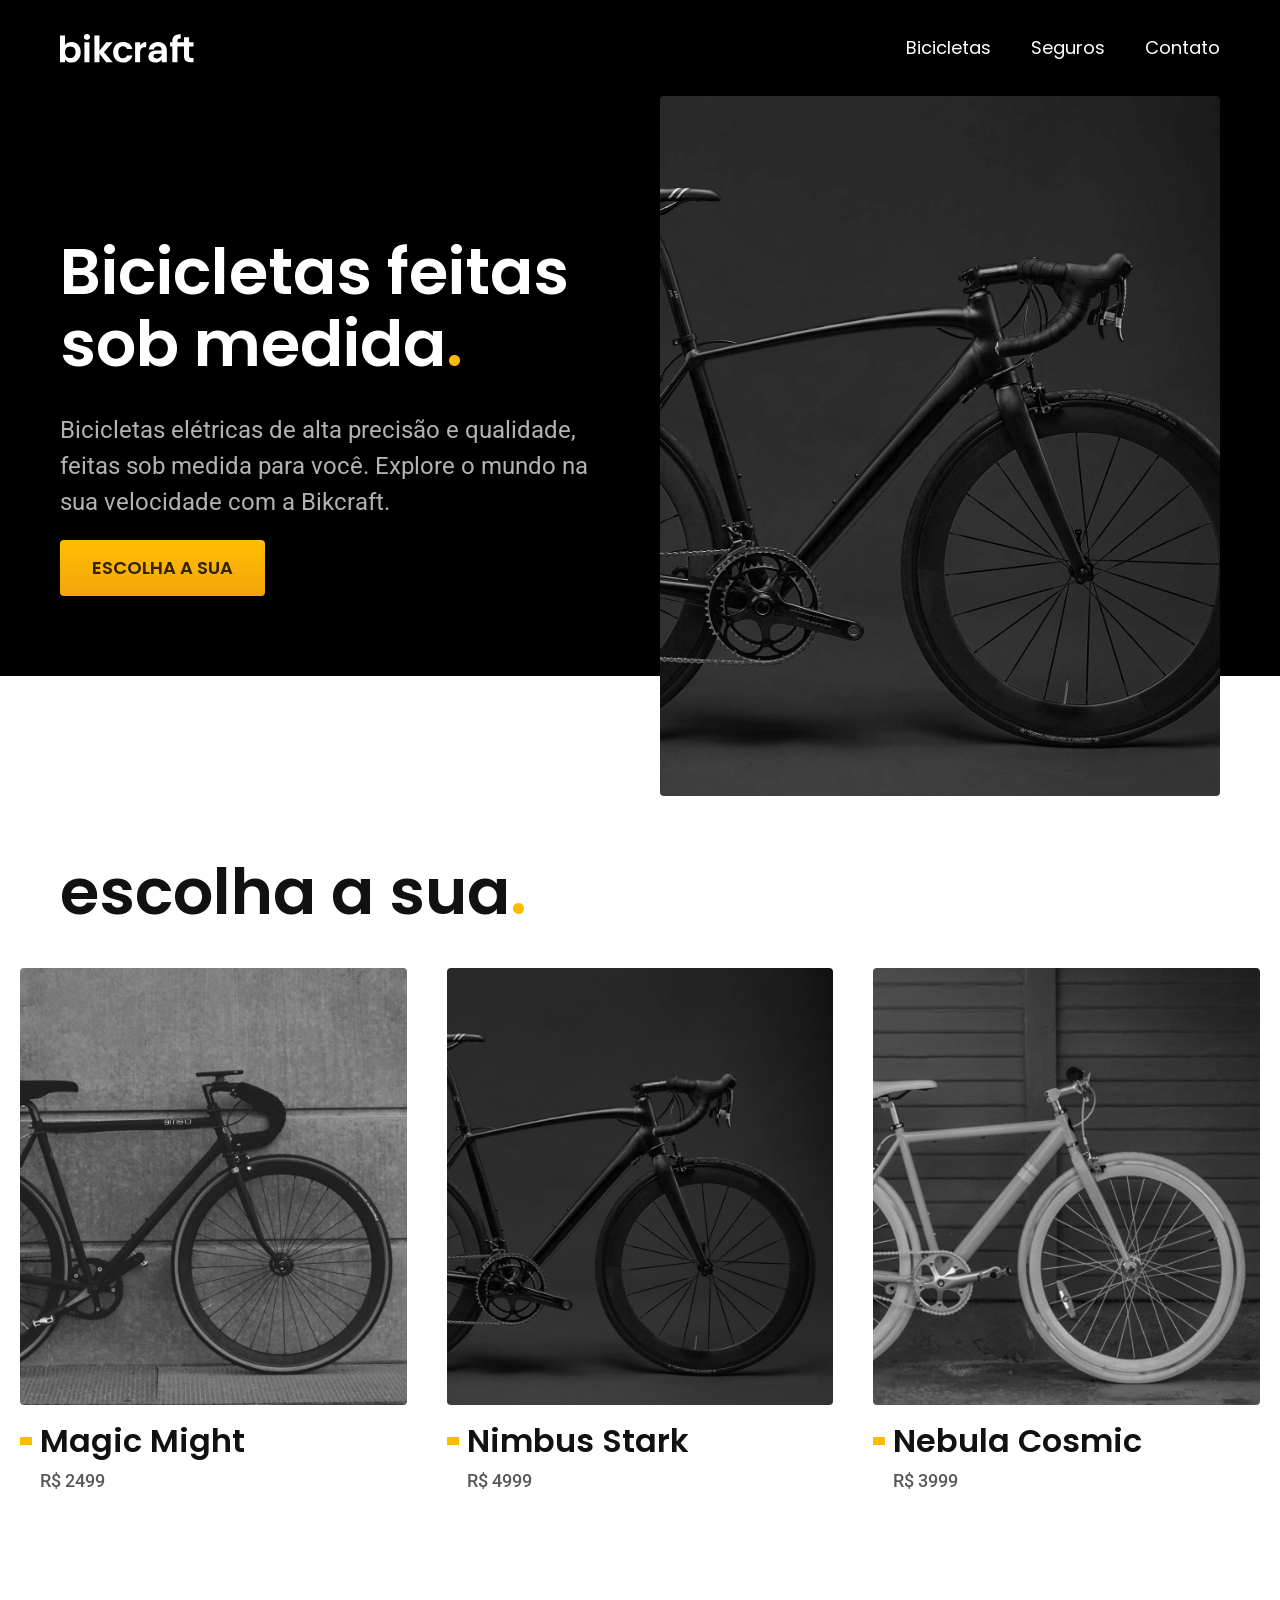
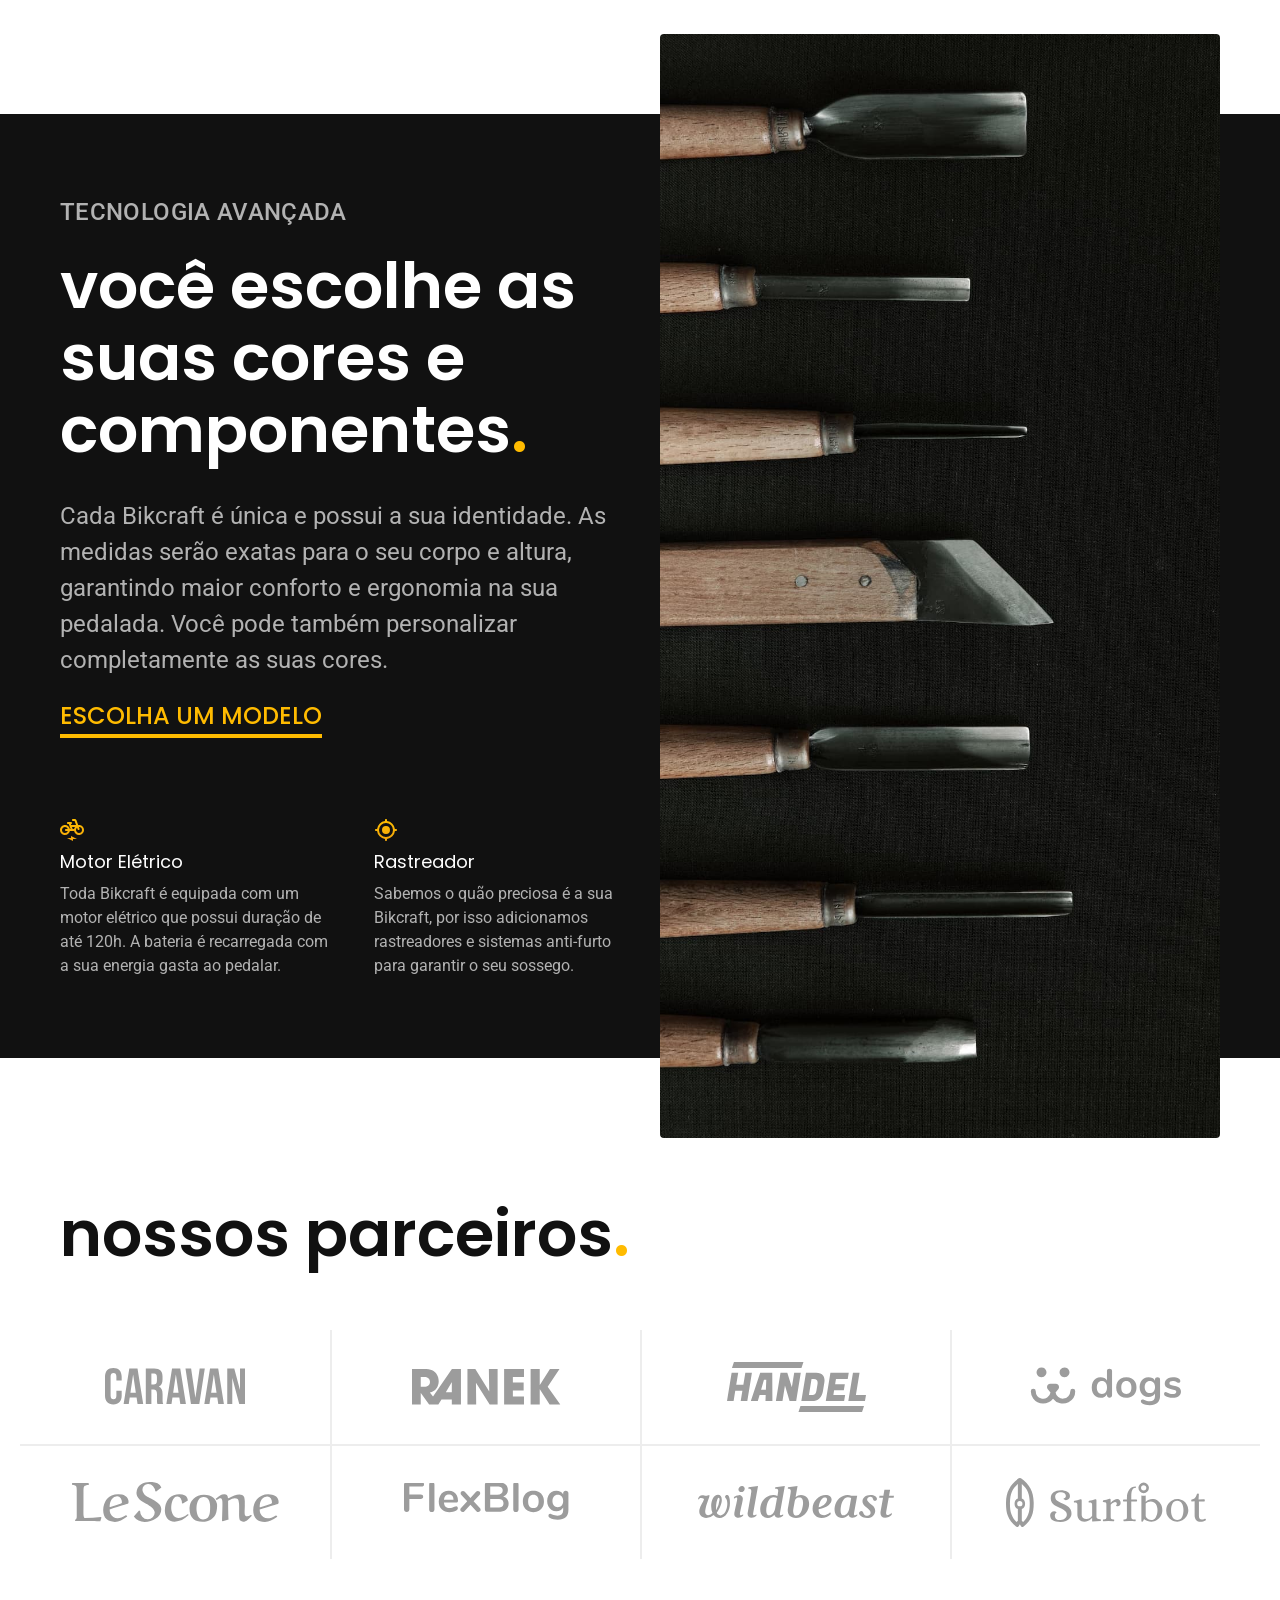
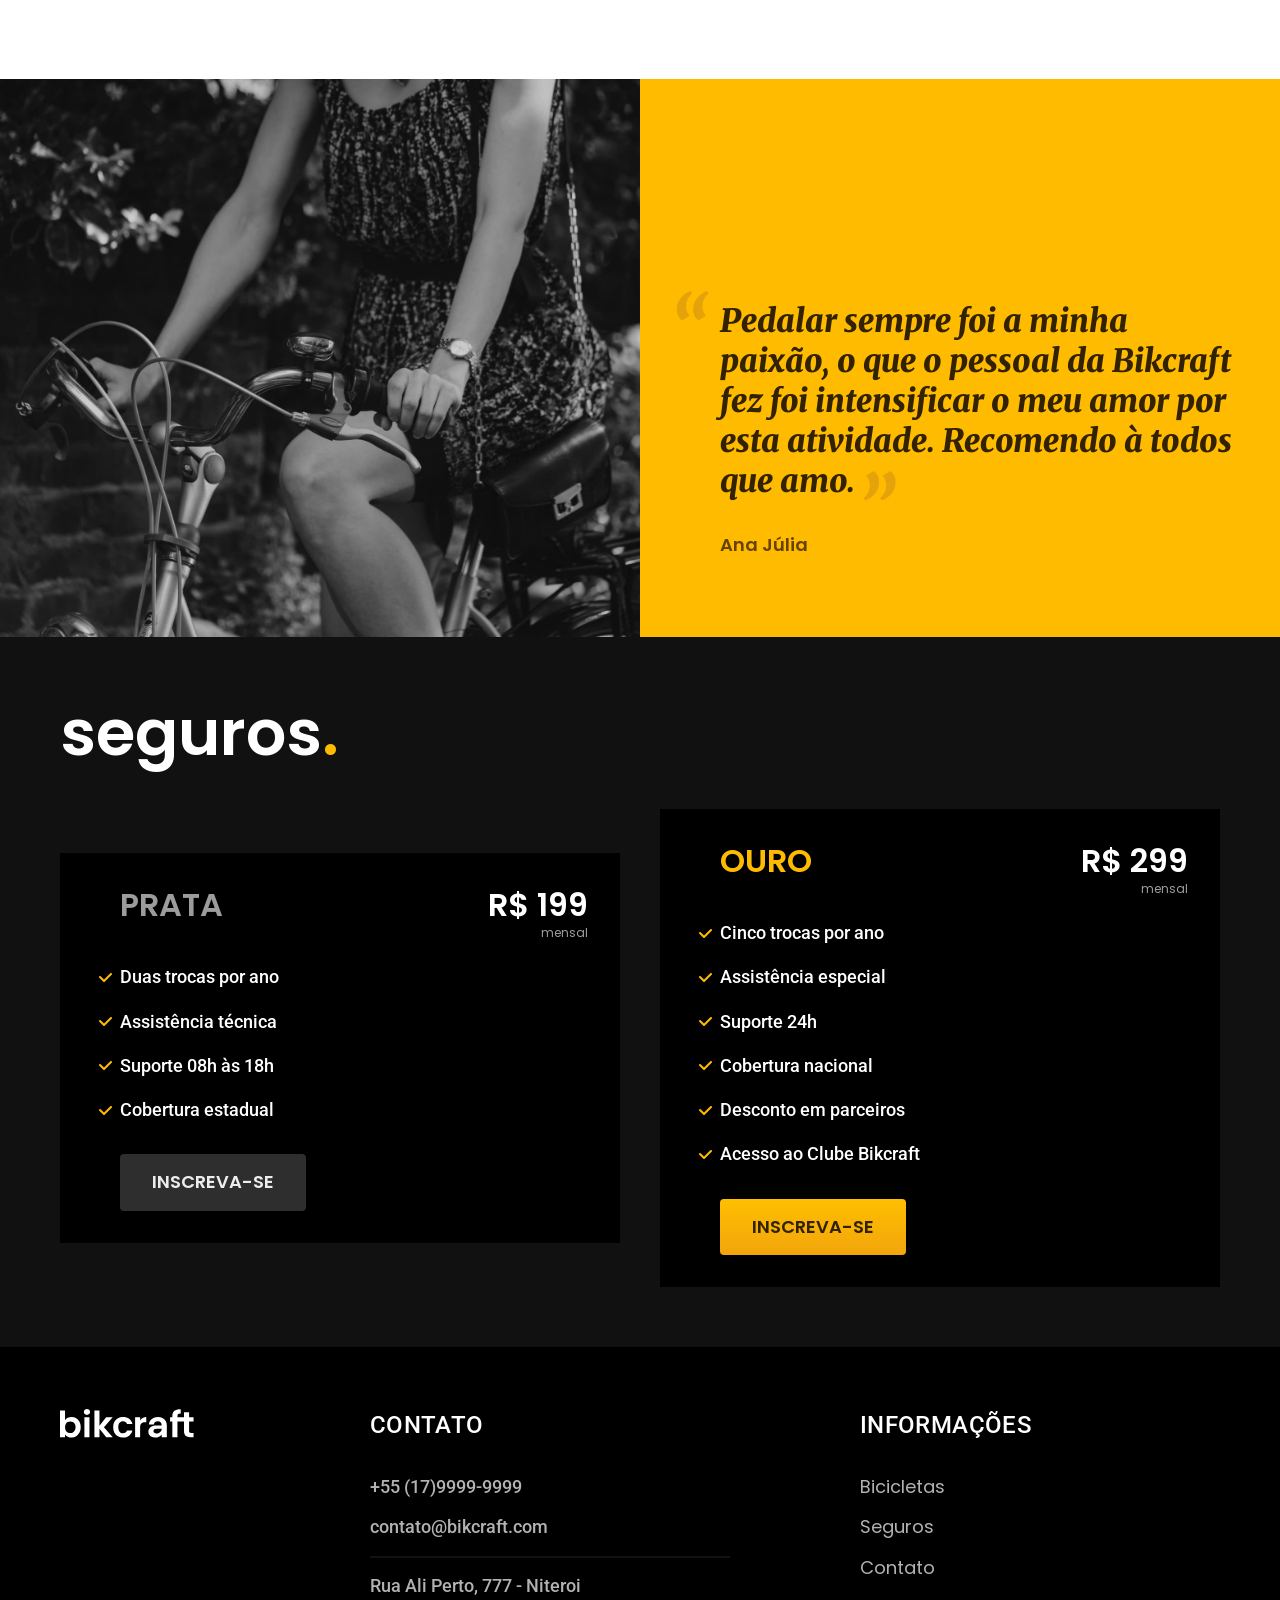
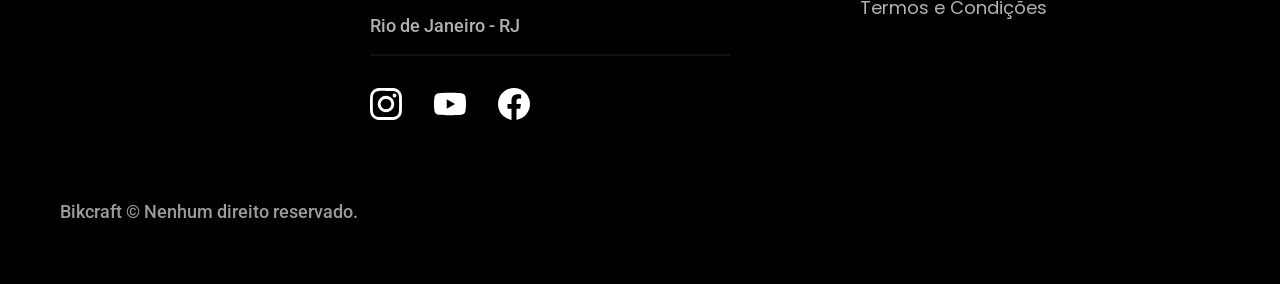
<file: index.html>
<!DOCTYPE html>
<html lang="pt-br">

<head>
  <meta charset="UTF-8">
  <meta name="viewport" content="width=device-width, initial-scale=1.0">
  <title>Bikcraft - Bicicletas Elétricas</title>
  <meta name="description" content="Bicicletas elétricas de alta precisão e qualidade, feitas sob medida para você. Explore o mundo na sua velocidade com a Bikcraft.">
  <link rel="stylesheet" href="./css/style.css">
  <link rel="preconnect" href="https://fonts.googleapis.com">
  <link rel="preconnect" href="https://fonts.gstatic.com" crossorigin>
  <link href="https://fonts.googleapis.com/css2?family=Merriweather:ital,opsz,wght@0,18..144,300..900;1,18..144,300..900&family=Poppins:ital,wght@0,100;0,200;0,300;0,400;0,500;0,600;0,700;0,800;0,900;1,100;1,200;1,300;1,400;1,500;1,600;1,700;1,800;1,900&family=Roboto:ital,wght@0,100..900;1,100..900&display=swap" rel="stylesheet">
</head>

<body>
  <header class="header-bg">
    <div class="header container">
      <a href="./">
        <img src="./img/bikcraft.svg" alt="Bikcraft">
      </a>

      <nav aria-label="primaria">
        <ul class="header-menu font-1-m cor-0">
          <li><a href="./bicicletas.html">Bicicletas</a></li>
          <li><a href="./seguros.html">Seguros</a></li>
          <li><a href="./contato.html">Contato</a></li>
        </ul>
      </nav>
    </div>
  </header>

  <main class="introducao-bg">
    <div class="introducao container">
      <div class="introducao-conteudo">
        <h1 class="font-1-xxl cor-0">Bicicletas feitas sob medida<span class="cor-p1">.</span></h1>
        <p class="font-2-l cor-5">Bicicletas elétricas de alta precisão e qualidade, feitas sob medida para você. Explore o mundo na sua velocidade com a Bikcraft.</p>
        <a class="botao" href="./bicicletas.html">Escolha a sua</a>
      </div>
      <div>
        <img src="./img/fotos/introducao.jpg" alt="Bicicleta elétrica preta.">
      </div>
    </div>
  </main>

  <article class="bicicletas-lista">
    <h2 class="container font-1-xxl">escolha a sua<span class="cor-p1">.</span></h2>

    <ul>
      <li>
        <a href="./bicicletas/magic.html">
          <img src="./img/bicicletas/magic-home.jpg" alt="Bicicleta preta">
          <h3 class="font-1-xl">Magic Might</h3>
          <span class="font-2-m cor-8">R$ 2499</span>
        </a>
      </li>
      <li>
        <a href="./bicicletas/nimbus.html">
          <img src="./img/bicicletas/nimbus-home.jpg" alt="Bicicleta preta">
          <h3 class="font-1-xl">Nimbus Stark</h3>
          <span class="font-2-m cor-8">R$ 4999</span>
        </a>
      </li>
      <li>
        <a href="./bicicletas/nebula.html">
          <img src="./img/bicicletas/nebula-home.jpg" alt="Bicicleta preta">
          <h3 class="font-1-xl">Nebula Cosmic</h3>
          <span class="font-2-m cor-8">R$ 3999</span>
        </a>
      </li>
    </ul>
  </article>

  <article class="tecnologia-bg">
    <div class="tecnologia container">
      <div class="tecnologia-conteudo">
        <span class="font-2-l-b cor-5">Tecnologia Avançada</span>
        <h2 class="font-1-xxl cor-0">você escolhe as suas cores e componentes<span class="cor-p1">.</span></h2>
        <p class="font-2-l cor-5">Cada Bikcraft é única e possui a sua identidade. As medidas serão exatas para o seu corpo e altura, garantindo maior conforto e ergonomia na sua pedalada. Você pode também personalizar completamente as suas cores.</p>
        <a class="link" href="./bicicletas.html">Escolha um modelo</a>
        <div class="tecnologia-vantagens">
          <div>
            <img src="./img/icones/eletrica.svg" alt="">
            <h3 class="font-1-m cor-0">Motor Elétrico</h3>
            <p class="font-2-s cor-5">Toda Bikcraft é equipada com um motor elétrico que possui duração de até 120h. A bateria é recarregada com a sua energia gasta ao pedalar.</p>
          </div>
          <div>
            <img src="./img/icones/rastreador.svg" alt="">
            <h3 class="font-1-m cor-0">Rastreador</h3>
            <p class="font-2-s cor-5">Sabemos o quão preciosa é a sua Bikcraft, por isso adicionamos rastreadores e sistemas anti-furto para garantir o seu sossego.</p>
          </div>
        </div>
      </div>
      <div class="tecnologia-imagem">
        <img src="./img/fotos/tecnologia.jpg" alt="">
      </div>
    </div>
  </article>

  <section class="parceiros" aria-label="Nossos Parceiros">
    <h2 class="container font-1-xxl">nossos parceiros<span class="cor-p1">.</span></h2>

    <ul>
      <li><img src="./img/parceiros/caravan.svg" alt="caravan"></li>
      <li><img src="./img/parceiros/ranek.svg" alt="ranek"></li>
      <li><img src="./img/parceiros/handel.svg" alt="handel"></li>
      <li><img src="./img/parceiros/dogs.svg" alt="dogs"></li>
      <li><img src="./img/parceiros/lescone.svg" alt="lescone"></li>
      <li><img src="./img/parceiros/flexblog.svg" alt="flexblog"></li>
      <li><img src="./img/parceiros/wildbeast.svg" alt="wildbeast"></li>
      <li><img src="./img/parceiros/surfbot.svg" alt="surfbot"></li>
    </ul>
  </section>

  <section class="depoimento" aria-label="Depoimento">
    <div>
      <img src="./img/fotos/depoimento.jpg" alt="Pessoa pedalando uma bicicleta Bikcraft">
    </div>
    <div class="depoimento-conteudo">
      <blockquote class="font-1-xl cor-p5">
        <p>Pedalar sempre foi a minha paixão, o que o pessoal da Bikcraft fez foi intensificar o meu amor por esta atividade. Recomendo à todos que amo.</p>
      </blockquote>
      <span class="font-1-m-b cor-p4">Ana Júlia</span>
    </div>
  </section>

  <article class="seguros-bg">
    <div class="seguros container">
      <h2 class="font-1-xxl cor-0">seguros<span class="cor-p1">.</span></h2>
      <div class="seguros-item">
        <h3 class="font-1-xl cor-6">PRATA</h3>
        <span class="font-1-xl cor-0">R$ 199 <span class="font-1-xs cor-6">mensal</span></span>
        <ul class="font-2-m cor-0">
          <li>Duas trocas por ano</li>
          <li>Assistência técnica</li>
          <li>Suporte 08h às 18h</li>
          <li>Cobertura estadual</li>
        </ul>
        <a class="botao secundario" href="./orcamento.html">Inscreva-se</a>
      </div>

      <div class="seguros-item">
        <h3 class="font-1-xl cor-p1">OURO</h3>
        <span class="font-1-xl cor-0">R$ 299 <span class="font-1-xs cor-6">mensal</span></span>
        <ul class="font-2-m cor-0">
          <li>Cinco trocas por ano</li>
          <li>Assistência especial</li>
          <li>Suporte 24h</li>
          <li>Cobertura nacional</li>
          <li>Desconto em parceiros</li>
          <li>Acesso ao Clube Bikcraft</li>
        </ul>
        <a class="botao" href="./orcamento.html">Inscreva-se</a>
      </div>
    </div>
  </article>

  <footer class="footer-bg">
    <div class="footer container">
      <img src="./img/bikcraft.svg" alt="Bikcraft">
      <div class="footer-contato">
        <h3 class="font-2-l-b cor-0">Contato</h3>
        <ul class="font-2-m cor-5">
          <li><a href="tel:+5517999999999">+55 (17)9999-9999</a></li>
          <li><a href="mailto:contato@bikcraft.com">contato@bikcraft.com</a></li>
          <li>Rua Ali Perto, 777 - Niteroi</li>
          <li>Rio de Janeiro - RJ</li>
        </ul>
        <div class="footer-redes">
          <a href="./">
            <img src="./img/redes/instagram.svg" alt="Instagram">
          </a>
          <a href="./">
            <img src="./img/redes/youtube.svg" alt="YouTube">
          </a>
          <a href="./">
            <img src="./img/redes/facebook.svg" alt="Facebook">
          </a>

        </div>
      </div>
      <div class="footer-informacoes">
        <h3 class="font-2-l-b cor-0">Informações</h3>
        <nav>
          <ul class="font-1-m cor-5">
            <li><a href="./bicicletas.html">Bicicletas</a></li>
            <li><a href="./seguros.html">Seguros</a></li>
            <li><a href="./contato.html">Contato</a></li>
            <li><a href="./termos.html">Termos e Condições</a></li>
          </ul>
        </nav>
      </div>
      <p class="footer-copy font-2-m cor-6">Bikcraft © Nenhum direito reservado. </p>
    </div>
  </footer>
</body>

</html>
</file>
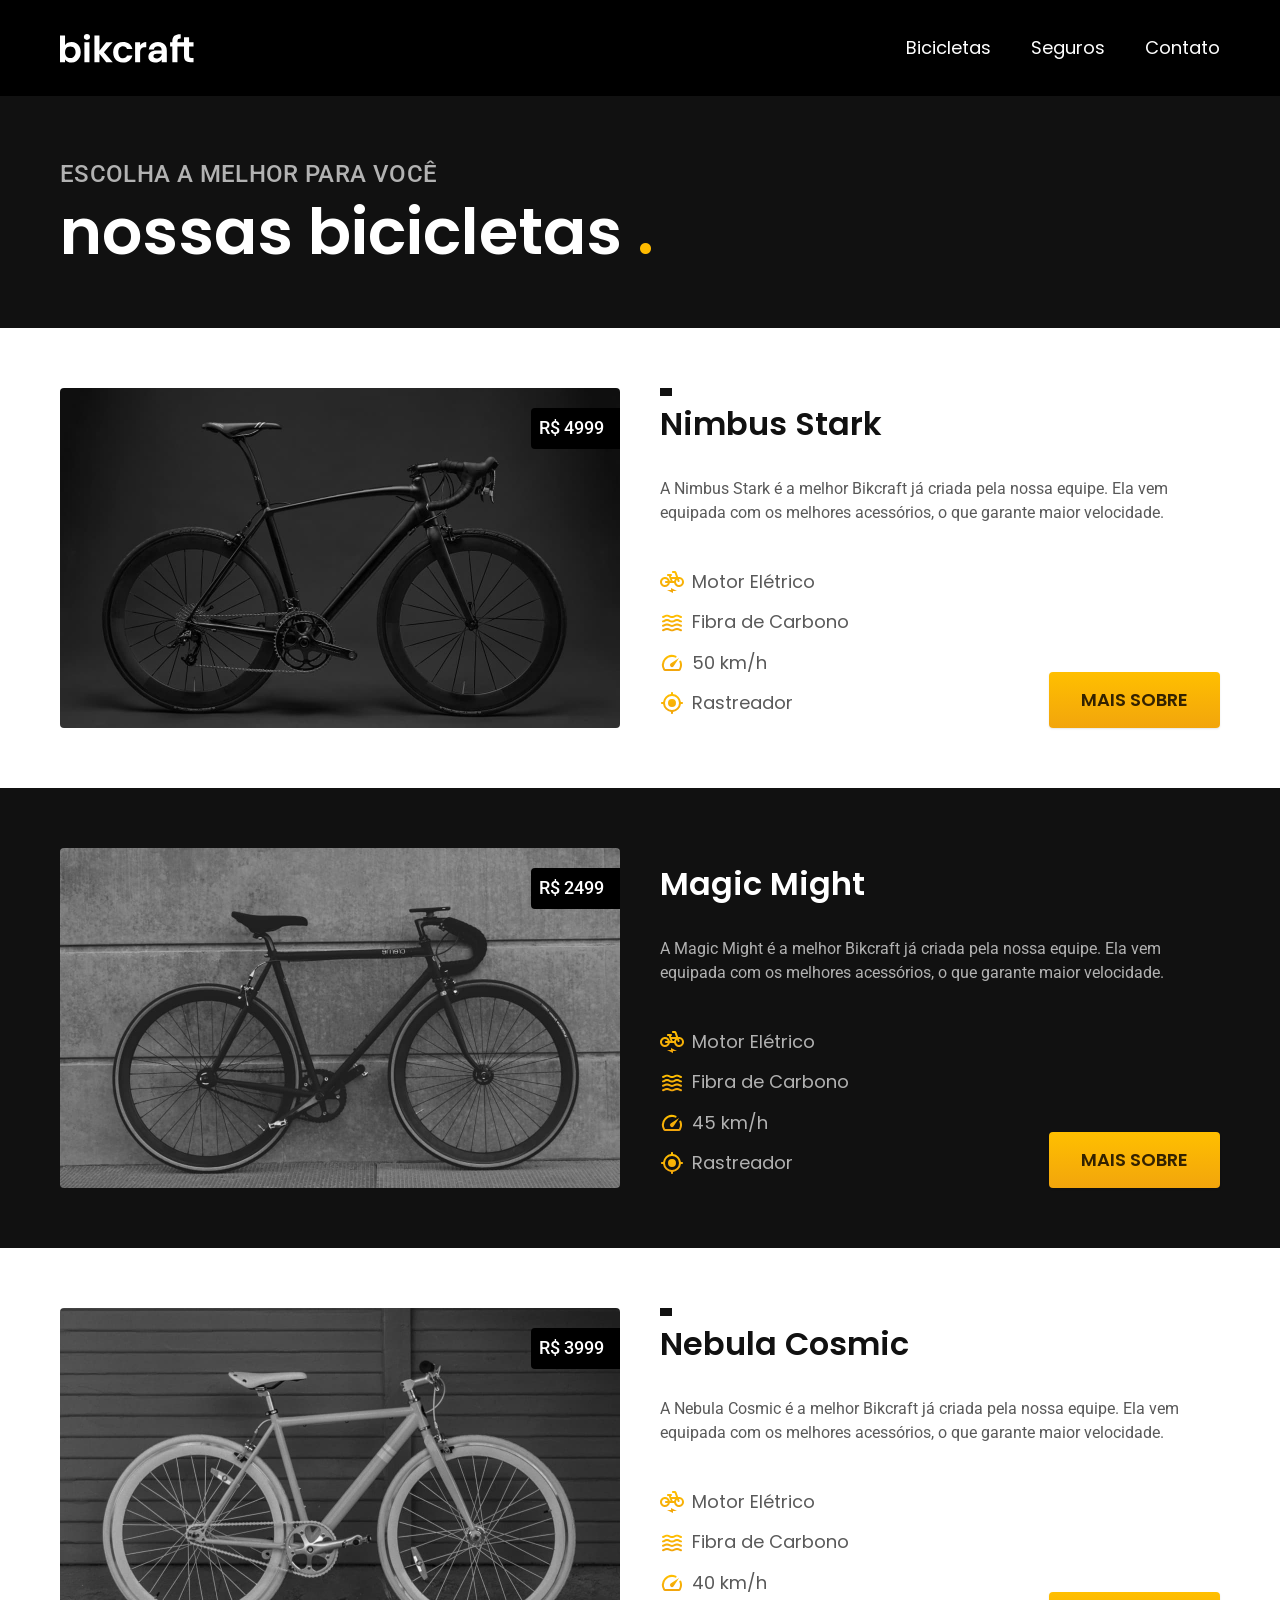
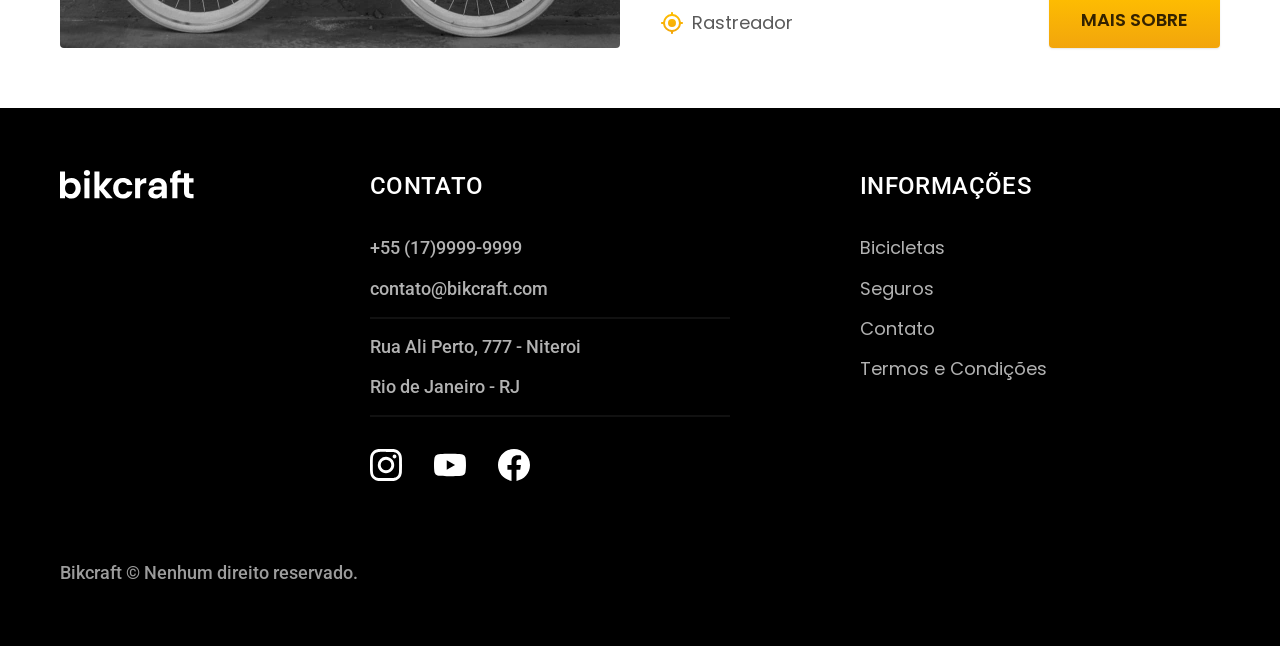
<file: bicicletas.html>
<!DOCTYPE html>
<html lang="pt-br">

<head>
  <meta charset="UTF-8">
  <meta name="viewport" content="width=device-width, initial-scale=1.0">
  <title>Bicicletas | Bikcraft</title>
  <meta name="description" content="Termos e condições">
  <link rel="stylesheet" href="./css/style.css">
  <link rel="preconnect" href="https://fonts.googleapis.com">
  <link rel="preconnect" href="https://fonts.gstatic.com" crossorigin>
  <link href="https://fonts.googleapis.com/css2?family=Merriweather:ital,opsz,wght@0,18..144,300..900;1,18..144,300..900&family=Poppins:ital,wght@0,100;0,200;0,300;0,400;0,500;0,600;0,700;0,800;0,900;1,100;1,200;1,300;1,400;1,500;1,600;1,700;1,800;1,900&family=Roboto:ital,wght@0,100..900;1,100..900&display=swap" rel="stylesheet">
</head>

<body id="bicicletas">
  <header class="header-bg">
    <div class="header container">
      <a href="./">
        <img src="./img/bikcraft.svg" alt="Bikcraft">
      </a>

      <nav aria-label="primaria">
        <ul class="header-menu font-1-m cor-0">
          <li><a href="./bicicletas.html">Bicicletas</a></li>
          <li><a href="./seguros.html">Seguros</a></li>
          <li><a href="./contato.html">Contato</a></li>
        </ul>
      </nav>
    </div>
  </header>

  <main>
    <div class="titulo-bg">
      <div class="titulo container">
        <p class="font-2-l-b cor-5">Escolha a melhor para você</p>
        <h1 class="font-1-xxl cor-0">nossas bicicletas <span class="cor-p1">.</span> </h1>
      </div>
    </div>


    <div class="bicicletas container">
      <div class="bicicletas-imagem">
        <img src="./img/bicicletas/nimbus.jpg" alt="Bicicleta Preta">
        <span class="font-2-m cor-0">R$ 4999</span>
      </div>
      <div class="bicicletas-conteudo">
        <h2 class="font-1-xl">Nimbus Stark</h2>
        <p class="font-2-s cor-8">A Nimbus Stark é a melhor Bikcraft já criada pela nossa equipe. Ela vem equipada com os melhores acessórios, o que garante maior velocidade.</p>
        <ul class="font-1-m cor-8">
          <li>
            <img src="./img/icones/eletrica.svg" alt="">
            Motor Elétrico
          </li>
          <li>
            <img src="./img/icones/carbono.svg" alt="">
            Fibra de Carbono
          </li>
          <li>
            <img src="./img/icones/velocidade.svg" alt="">
            50 km/h
          </li>
          <li>
            <img src="./img/icones/rastreador.svg" alt="">
            Rastreador
          </li>
        </ul>
        <a class="botao seta" src="./bicicletas/nimbus.html">Mais Sobre</a>
      </div>
    </div>


    <div class="bicicletas-bg">
      <div class="bicicletas container">
        <div class="bicicletas-imagem">
          <img src="./img/bicicletas/magic.jpg" alt="Bicicleta Preta">
          <span class="font-2-m cor-0">R$ 2499</span>
        </div>
        <div class="bicicletas-conteudo">
          <h2 class="font-1-xl cor-0">Magic Might</h2>
          <p class="font-2-s cor-5">A Magic Might é a melhor Bikcraft já criada pela nossa equipe. Ela vem equipada com os melhores acessórios, o que garante maior velocidade.</p>
          <ul class="font-1-m cor-5">
            <li>
              <img src="./img/icones/eletrica.svg" alt="">
              Motor Elétrico
            </li>
            <li>
              <img src="./img/icones/carbono.svg" alt="">
              Fibra de Carbono
            </li>
            <li>
              <img src="./img/icones/velocidade.svg" alt="">
              45 km/h
            </li>
            <li>
              <img src="./img/icones/rastreador.svg" alt="">
              Rastreador
            </li>
          </ul>
          <a class="botao seta" src="./bicicletas/magic.html">Mais Sobre</a>
        </div>
      </div>
    </div>


    <div class="bicicletas container">
      <div class="bicicletas-imagem">
        <img src="./img/bicicletas/nebula.jpg" alt="Bicicleta Preta">
        <span class="font-2-m cor-0">R$ 3999</span>
      </div>
      <div class="bicicletas-conteudo">
        <h2 class="font-1-xl">Nebula Cosmic</h2>
        <p class="font-2-s cor-8">A Nebula Cosmic é a melhor Bikcraft já criada pela nossa equipe. Ela vem equipada com os melhores acessórios, o que garante maior velocidade.</p>
        <ul class="font-1-m cor-8">
          <li>
            <img src="./img/icones/eletrica.svg" alt="">
            Motor Elétrico
          </li>
          <li>
            <img src="./img/icones/carbono.svg" alt="">
            Fibra de Carbono
          </li>
          <li>
            <img src="./img/icones/velocidade.svg" alt="">
            40 km/h
          </li>
          <li>
            <img src="./img/icones/rastreador.svg" alt="">
            Rastreador
          </li>
        </ul>
        <a class="botao seta" src="./bicicletas/nebula.html">Mais Sobre</a>
      </div>
    </div>


  </main>


  <footer class="footer-bg">
    <div class="footer container">
      <img src="./img/bikcraft.svg" alt="Bikcraft">
      <div class="footer-contato">
        <h3 class="font-2-l-b cor-0">Contato</h3>
        <ul class="font-2-m cor-5">
          <li><a href="tel:+5517999999999">+55 (17)9999-9999</a></li>
          <li><a href="mailto:contato@bikcraft.com">contato@bikcraft.com</a></li>
          <li>Rua Ali Perto, 777 - Niteroi</li>
          <li>Rio de Janeiro - RJ</li>
        </ul>
        <div class="footer-redes">
          <a href="./">
            <img src="./img/redes/instagram.svg" alt="Instagram">
          </a>
          <a href="./">
            <img src="./img/redes/youtube.svg" alt="YouTube">
          </a>
          <a href="./">
            <img src="./img/redes/facebook.svg" alt="Facebook">
          </a>

        </div>
      </div>
      <div class="footer-informacoes">
        <h3 class="font-2-l-b cor-0">Informações</h3>
        <nav>
          <ul class="font-1-m cor-5">
            <li><a href="./bicicletas.html">Bicicletas</a></li>
            <li><a href="./seguros.html">Seguros</a></li>
            <li><a href="./contato.html">Contato</a></li>
            <li><a href="./termos.html">Termos e Condições</a></li>
          </ul>
        </nav>
      </div>
      <p class="footer-copy font-2-m cor-6">Bikcraft © Nenhum direito reservado. </p>
    </div>
  </footer>
</body>

</html>
</file>
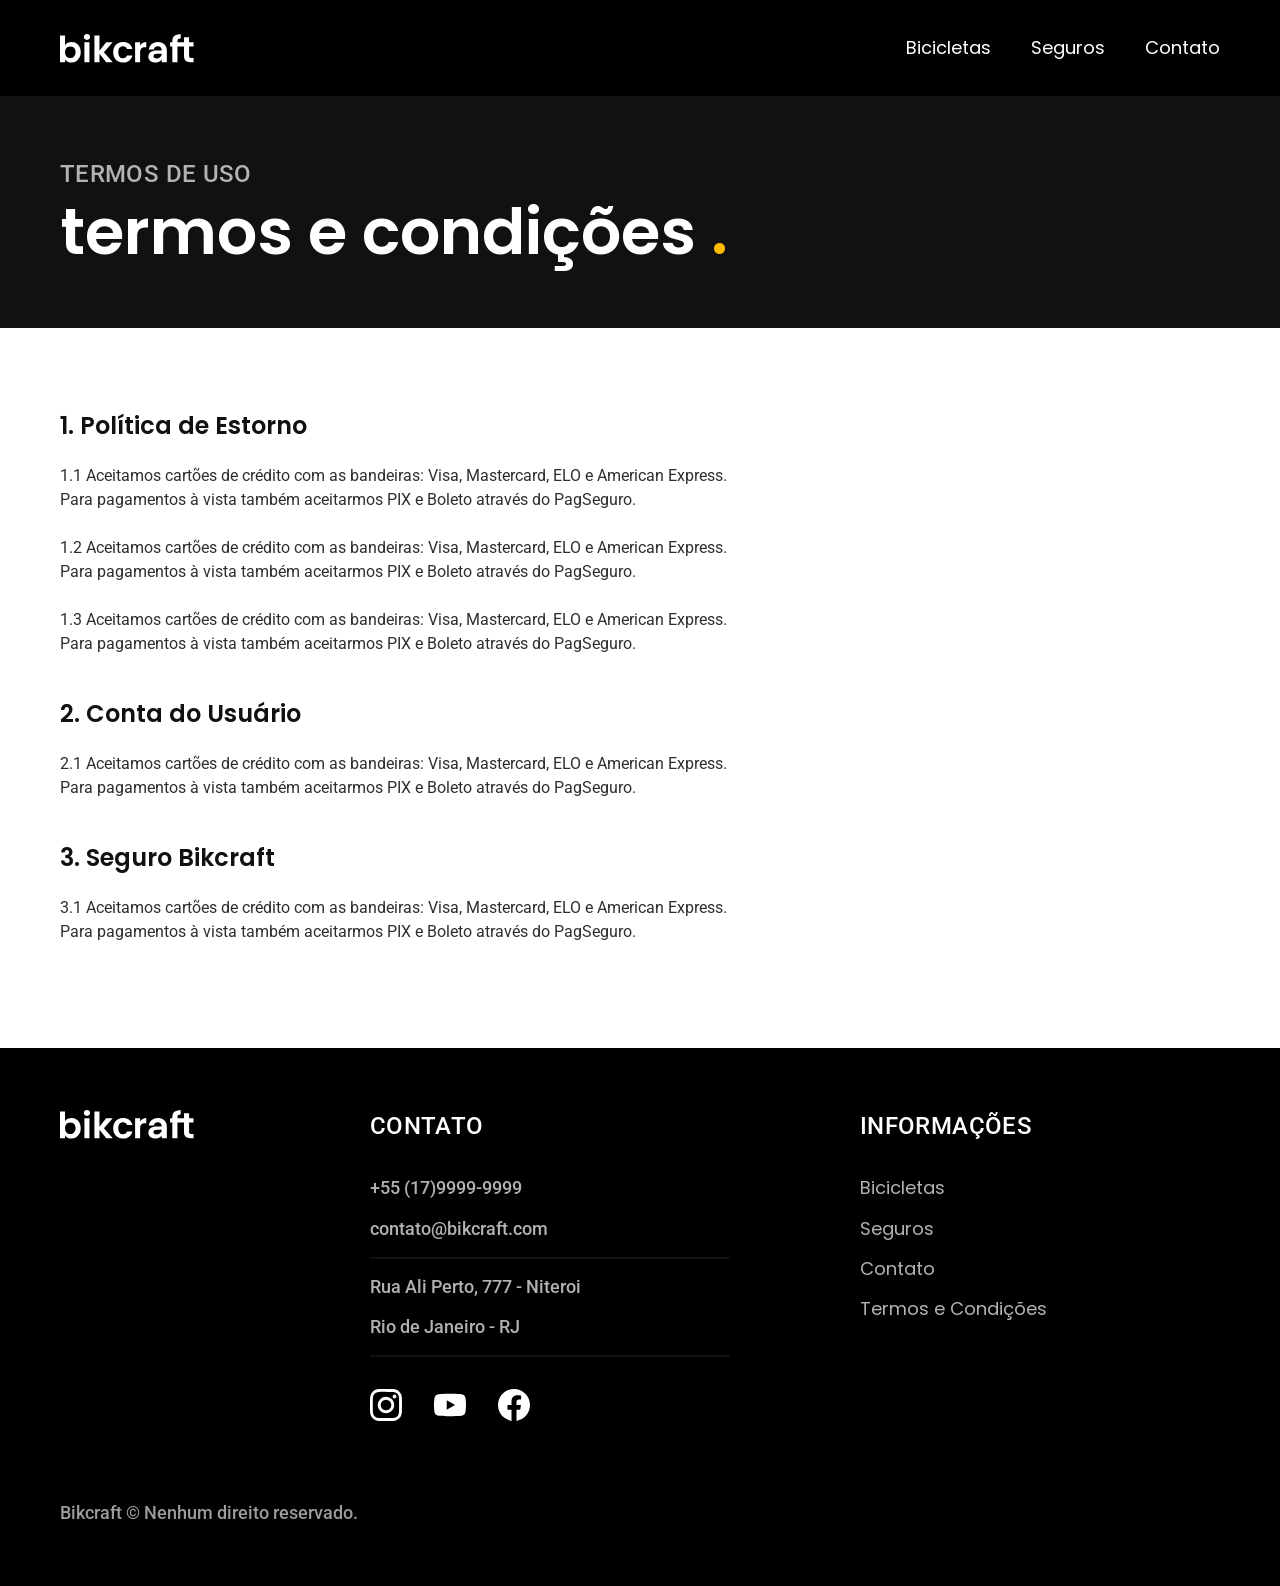
<file: termos.html>
<!DOCTYPE html>
<html lang="pt-br">

<head>
  <meta charset="UTF-8">
  <meta name="viewport" content="width=device-width, initial-scale=1.0">
  <title>Termos e Condições | Bikcraft</title>
  <meta name="description" content="Termos e condições">
  <link rel="stylesheet" href="./css/style.css">
  <link rel="preconnect" href="https://fonts.googleapis.com">
  <link rel="preconnect" href="https://fonts.gstatic.com" crossorigin>
  <link href="https://fonts.googleapis.com/css2?family=Merriweather:ital,opsz,wght@0,18..144,300..900;1,18..144,300..900&family=Poppins:ital,wght@0,100;0,200;0,300;0,400;0,500;0,600;0,700;0,800;0,900;1,100;1,200;1,300;1,400;1,500;1,600;1,700;1,800;1,900&family=Roboto:ital,wght@0,100..900;1,100..900&display=swap" rel="stylesheet">
</head>

<body id="termos">
  <header class="header-bg">
    <div class="header container">
      <a href="./">
        <img src="./img/bikcraft.svg" alt="Bikcraft">
      </a>

      <nav aria-label="primaria">
        <ul class="header-menu font-1-m cor-0">
          <li><a href="./bicicletas.html">Bicicletas</a></li>
          <li><a href="./seguros.html">Seguros</a></li>
          <li><a href="./contato.html">Contato</a></li>
        </ul>
      </nav>
    </div>
  </header>

  <main>
    <div class="titulo-bg">
      <div class="titulo container">
        <p class="font-2-l-b cor-5">Termos de uso</p>
        <h1 class="font-1-xxl cor-0">termos e condições <span class="cor-p1">.</span> </h1>
      </div>
    </div>

    <div class="termos font-2-s cor-10 container">

      <h2 class="font-1-l cor-11">1. Política de Estorno</h2>
      <p>1.1 Aceitamos cartões de crédito com as bandeiras: Visa, Mastercard, ELO e American Express. Para pagamentos à vista também aceitarmos PIX e Boleto através do PagSeguro.</p>
      <p>1.2 Aceitamos cartões de crédito com as bandeiras: Visa, Mastercard, ELO e American Express. Para pagamentos à vista também aceitarmos PIX e Boleto através do PagSeguro.</p>
      <p>1.3 Aceitamos cartões de crédito com as bandeiras: Visa, Mastercard, ELO e American Express. Para pagamentos à vista também aceitarmos PIX e Boleto através do PagSeguro.</p>

      <h2 class="font-1-l cor-11">2. Conta do Usuário</h2>
      <p>2.1 Aceitamos cartões de crédito com as bandeiras: Visa, Mastercard, ELO e American Express. Para pagamentos à vista também aceitarmos PIX e Boleto através do PagSeguro.</p>

      <h2 class="font-1-l cor-11">3. Seguro Bikcraft</h2>
      <p>3.1 Aceitamos cartões de crédito com as bandeiras: Visa, Mastercard, ELO e American Express. Para pagamentos à vista também aceitarmos PIX e Boleto através do PagSeguro.</p>

    </div>
  </main>

  <footer class="footer-bg">
    <div class="footer container">
      <img src="./img/bikcraft.svg" alt="Bikcraft">
      <div class="footer-contato">
        <h3 class="font-2-l-b cor-0">Contato</h3>
        <ul class="font-2-m cor-5">
          <li><a href="tel:+5517999999999">+55 (17)9999-9999</a></li>
          <li><a href="mailto:contato@bikcraft.com">contato@bikcraft.com</a></li>
          <li>Rua Ali Perto, 777 - Niteroi</li>
          <li>Rio de Janeiro - RJ</li>
        </ul>
        <div class="footer-redes">
          <a href="./">
            <img src="./img/redes/instagram.svg" alt="Instagram">
          </a>
          <a href="./">
            <img src="./img/redes/youtube.svg" alt="YouTube">
          </a>
          <a href="./">
            <img src="./img/redes/facebook.svg" alt="Facebook">
          </a>

        </div>
      </div>
      <div class="footer-informacoes">
        <h3 class="font-2-l-b cor-0">Informações</h3>
        <nav>
          <ul class="font-1-m cor-5">
            <li><a href="./bicicletas.html">Bicicletas</a></li>
            <li><a href="./seguros.html">Seguros</a></li>
            <li><a href="./contato.html">Contato</a></li>
            <li><a href="./termos.html">Termos e Condições</a></li>
          </ul>
        </nav>
      </div>
      <p class="footer-copy font-2-m cor-6">Bikcraft © Nenhum direito reservado. </p>
    </div>
  </footer>
</body>

</html>
</file>
<file: css/style.css>
@import "./global/global.css";
@import "./utilidades/tipografia.css";
@import "./utilidades/cores.css";

@import "./global/header.css";
@import "./global/footer.css";

/* Utilidades */
@import "./utilidades/componentes.css";

/* Home */
@import "./home/introducao.css";
@import "./home/tecnologia.css";
@import "./home/parceiros.css";
@import "./home/depoimento.css";

/* Bicicletas */
@import "./bicicletas/bicicletas-lista.css";
@import "./bicicletas/bicicletas.css";

/* Seguros */
@import "./seguros/seguros.css";

/* Termos */
@import "./termos/termos.css";
</file>
